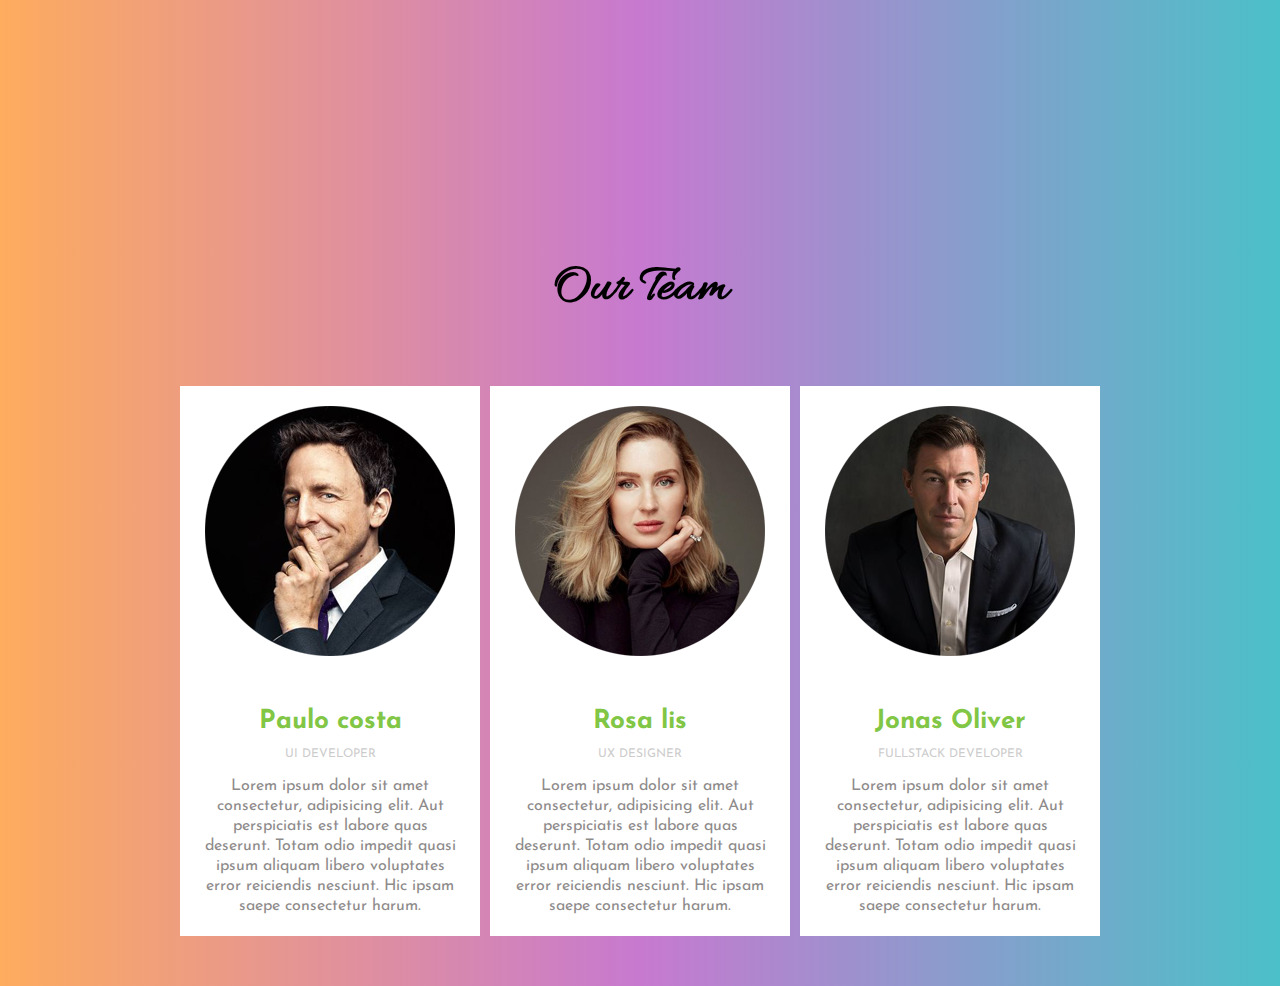
<file: Project-2 Our Team/index.html>
<!DOCTYPE html>
<html lang="en">
<head>
    <meta charset="UTF-8">
    <meta http-equiv="X-UA-Compatible" content="IE=edge">
    <meta name="viewport" content="width=device-width, initial-scale=1.0">
    <link rel="stylesheet" href="style.css">
    <title>Our Team Section</title>
</head>
<body>

    <div class="wrapper">
        <h1>Our Team</h1>

        <div class="team">
            <div class="team_member">
                <div class="team_img">
                    <img src="paulo_costa.png" alt="Paulo costa">
                </div>
                <h3>Paulo costa</h3>
                <p class="role">UI Developer</p>
                <p>Lorem ipsum dolor sit amet consectetur, adipisicing elit.
                     Aut perspiciatis est labore quas deserunt. Totam odio impedit quasi ipsum
                     aliquam libero voluptates error reiciendis nesciunt. Hic ipsam saepe
                     consectetur harum.</p>
            </div>
            <div class="team_member">
                <div class="team_img">
                    <img src="rosa_lis.png" alt="Rosa lis">
                </div>
                <h3>Rosa lis</h3>
                <p class="role">Ux Designer</p>
                <p>Lorem ipsum dolor sit amet consectetur, adipisicing elit.
                     Aut perspiciatis est labore quas deserunt. Totam odio impedit quasi ipsum
                     aliquam libero voluptates error reiciendis nesciunt. Hic ipsam saepe
                     consectetur harum.</p>
            </div>
            <div class="team_member">
                <div class="team_img">
                    <img src="jonas_oliver.png" alt="Jonas Oliver">
                </div>
                <h3>Jonas Oliver</h3>
                <p class="role">Fullstack Developer</p>
                <p>Lorem ipsum dolor sit amet consectetur, adipisicing elit.
                     Aut perspiciatis est labore quas deserunt. Totam odio impedit quasi ipsum
                     aliquam libero voluptates error reiciendis nesciunt. Hic ipsam saepe
                     consectetur harum.</p>
            </div>
        </div>
    </div>
    
</body>
</html>
</file>
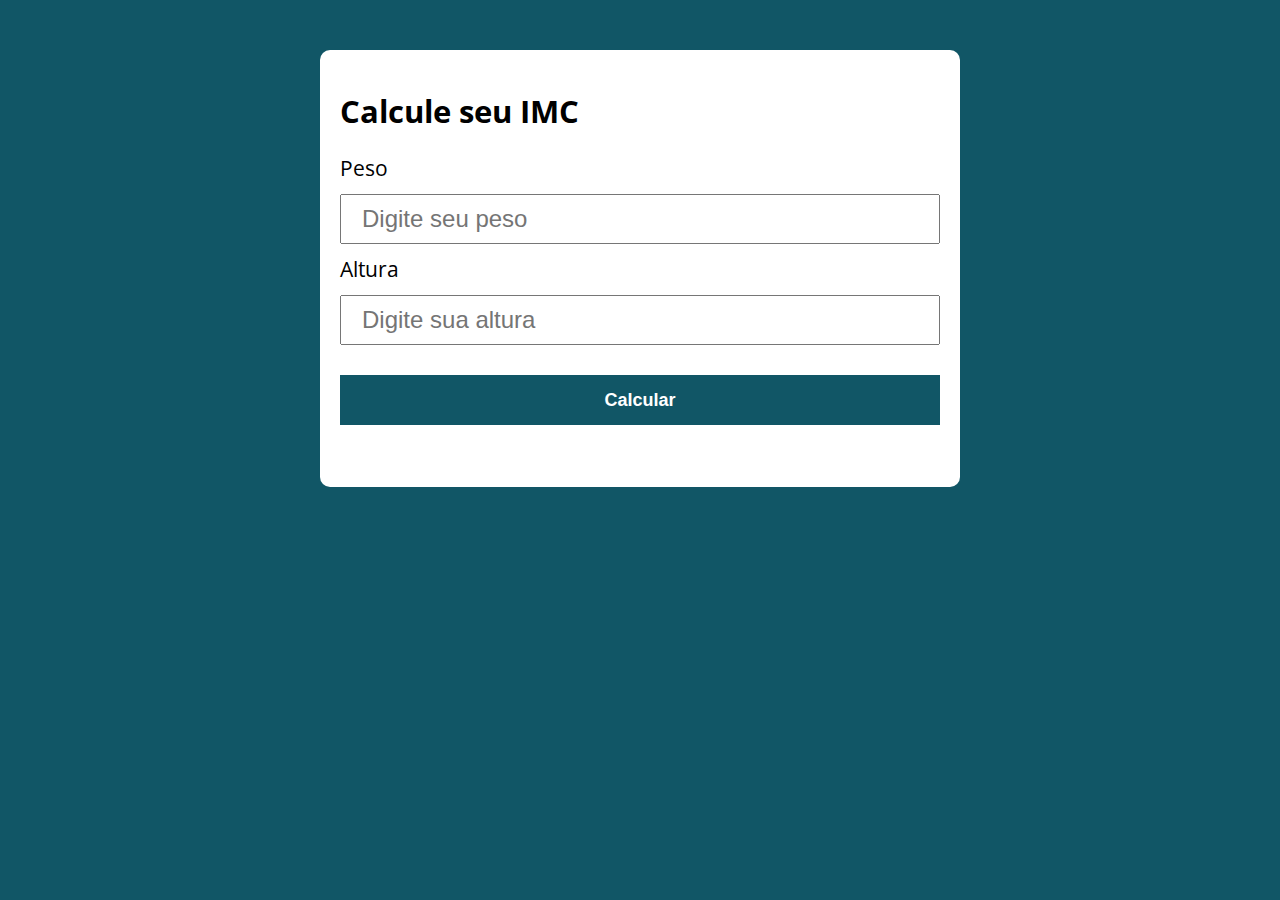
<file: Project-4 Calc-Imc/index.html>
<!DOCTYPE html>
<html lang="pt-BR">

<head>
  <meta charset="UTF-8">
  <meta name="viewport" content="width=device-width, initial-scale=1.0">
  <meta http-equiv="X-UA-Compatible" content="ie=edge">
  <title>Modelo</title>
  <link rel="stylesheet" href="./assets/css/style.css">
  <style>
    #resultado {
      margin-left: 120px;
      color: rgb(0, 26, 255);
    }
  </style>
</head>

<body>

  <section class="container">
    <h2>Calcule seu IMC</h2>
    <form action="" id="formulario">
      <label for="peso">Peso</label>
      <input type="text" id="peso" placeholder="Digite seu peso">

      <label for="altura">Altura</label>
      <input type="text" id="altura" placeholder="Digite sua altura">

      <button type="submit">Calcular</button>
    </form>
    <span id="resultado"></span>
  </section>

  <script src="./assets/js/main.js"></script>
</body>

</html>
</file>
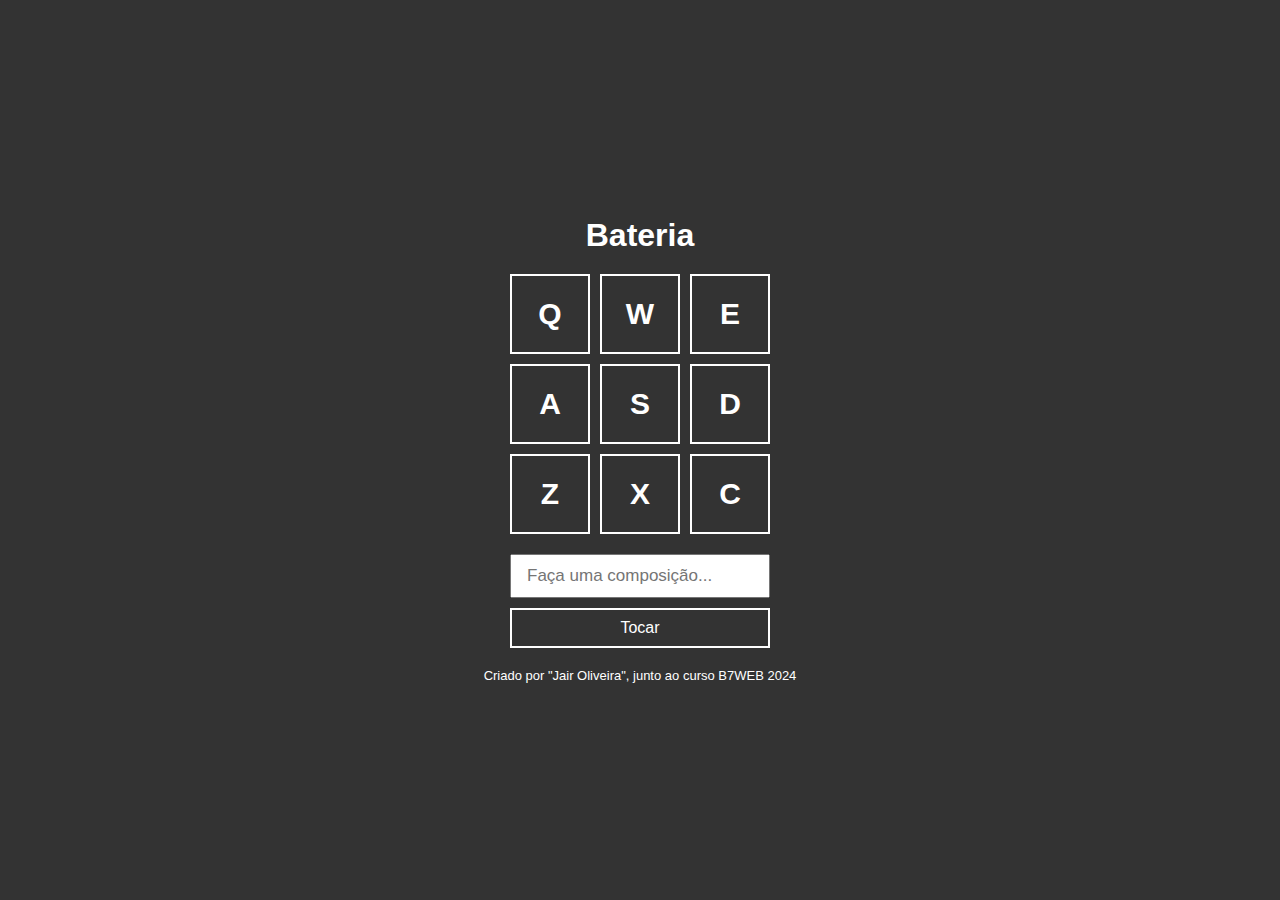
<file: project-6-Bateria/index.html>
<!DOCTYPE html>
<html lang="pt">
  <head>
    <meta charset="UTF-8" />
    <meta http-equiv="X-UA-Compatible" content="IE=edge" />
    <meta name="viewport" content="width=device-width, initial-scale=1.0" />
    <title>Bateria</title>
    <link rel="stylesheet" href="assets/style/style.css" />
  </head>
  <body>
    <h1>Bateria</h1>

    <div class="keys">
      <div data-key="keyq" class="key">Q</div>
      <div data-key="keyw" class="key">W</div>
      <div data-key="keye" class="key">E</div>

      <div data-key="keya" class="key">A</div>
      <div data-key="keys" class="key">S</div>
      <div data-key="keyd" class="key">D</div>

      <div data-key="keyz" class="key">Z</div>
      <div data-key="keyx" class="key">X</div>
      <div data-key="keyc" class="key">C</div>
    </div>
    <div class="composer">
      <input type="text" id="input" placeholder="Faça uma composição..." />
      <button>Tocar</button>
    </div>

    <footer>Criado por "Jair Oliveira", junto ao curso B7WEB 2024</footer>

    <audio id="s_keyq" src="assets/sounds/keyq.wav"></audio>
    <audio id="s_keyw" src="assets/sounds/keyw.wav"></audio>
    <audio id="s_keye" src="assets/sounds/keye.wav"></audio>
    <audio id="s_keya" src="assets/sounds/keya.wav"></audio>
    <audio id="s_keys" src="assets/sounds/keys.wav"></audio>
    <audio id="s_keyd" src="assets/sounds/keyd.wav"></audio>
    <audio id="s_keyz" src="assets/sounds/keyz.wav"></audio>
    <audio id="s_keyx" src="assets/sounds/keyx.wav"></audio>
    <audio id="s_keyc" src="assets/sounds/keyc.wav"></audio>

    <script src="assets/javascript/script.js"></script>
  </body>
</html>
</file>
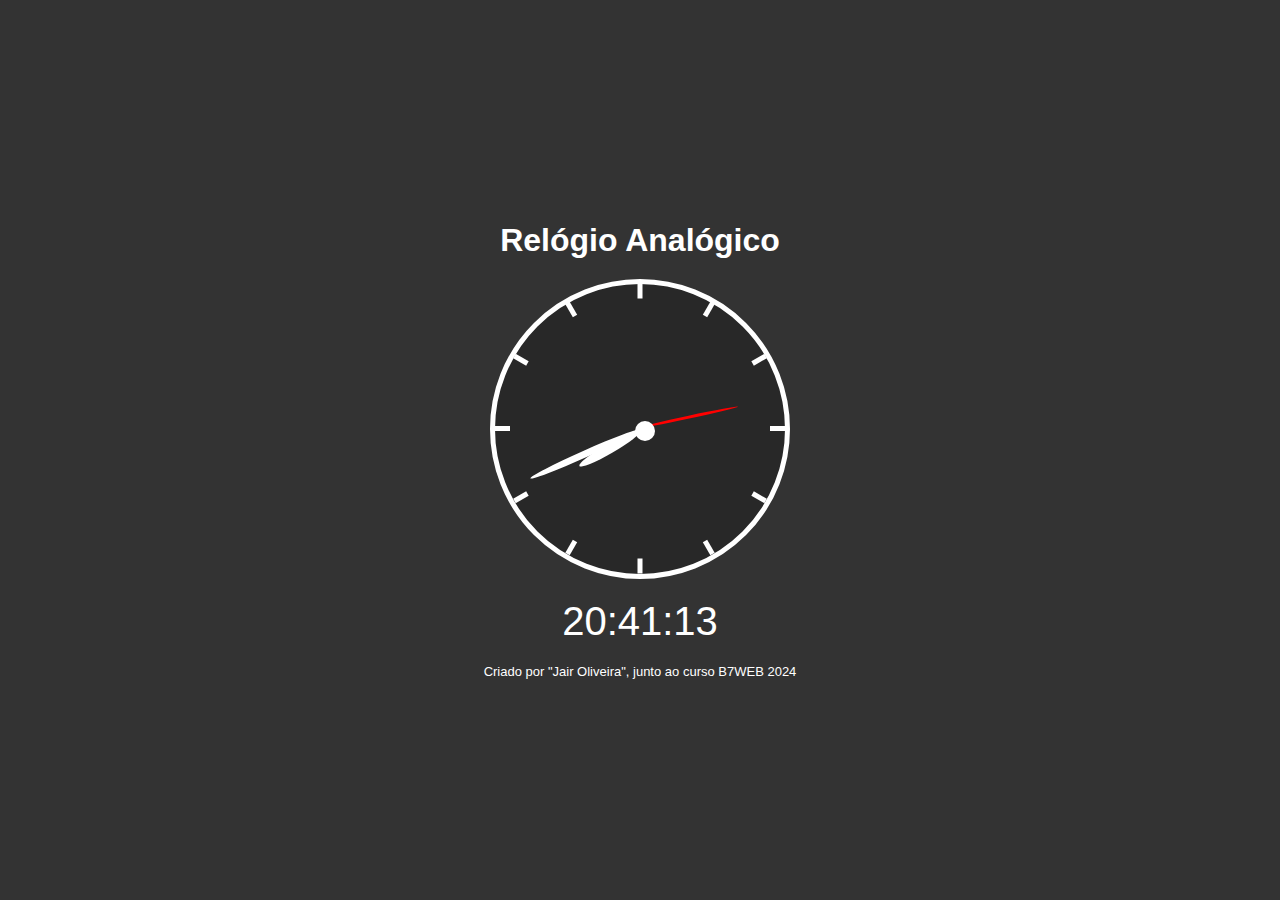
<file: project-7 Relogio/index.html>
<!DOCTYPE html>
<html lang="pt">
  <head>
    <meta charset="UTF-8" />
    <meta http-equiv="X-UA-Compatible" content="IE=edge" />
    <meta name="viewport" content="width=device-width, initial-scale=1.0" />
    <title>Relógio Analógico</title>
    <link rel="stylesheet" href="assets/style/style.css" />
  </head>
  <body>
    <h1>Relógio Analógico</h1>

    <div class="relogio">
      <div class="riscos">
        <div class="risco" style="transform: rotate(0deg)">
          <div class="ponto"></div>
        </div>
        <div class="risco" style="transform: rotate(30deg)">
          <div class="ponto"></div>
        </div>
        <div class="risco" style="transform: rotate(60deg)">
          <div class="ponto"></div>
        </div>
        <div class="risco" style="transform: rotate(90deg)">
          <div class="ponto"></div>
        </div>
        <div class="risco" style="transform: rotate(120deg)">
          <div class="ponto"></div>
        </div>
        <div class="risco" style="transform: rotate(150deg)">
          <div class="ponto"></div>
        </div>
        <div class="risco" style="transform: rotate(180deg)">
          <div class="ponto"></div>
        </div>
        <div class="risco" style="transform: rotate(210deg)">
          <div class="ponto"></div>
        </div>
        <div class="risco" style="transform: rotate(240deg)">
          <div class="ponto"></div>
        </div>
        <div class="risco" style="transform: rotate(270deg)">
          <div class="ponto"></div>
        </div>
        <div class="risco" style="transform: rotate(300deg)">
          <div class="ponto"></div>
        </div>
        <div class="risco" style="transform: rotate(330deg)">
          <div class="ponto"></div>
        </div>
      </div>
      <div class="ponteiros">
        <div class="p p_s"></div>
        <div class="p p_m"></div>
        <div class="p p_h"></div>
        <div class="encaixe"></div>
      </div>
    </div>
    <div class="digital">--:--:--</div>

    <footer>Criado por "Jair Oliveira", junto ao curso B7WEB 2024</footer>

    <script src="assets/javascript/script.js"></script>
  </body>
</html>
</file>
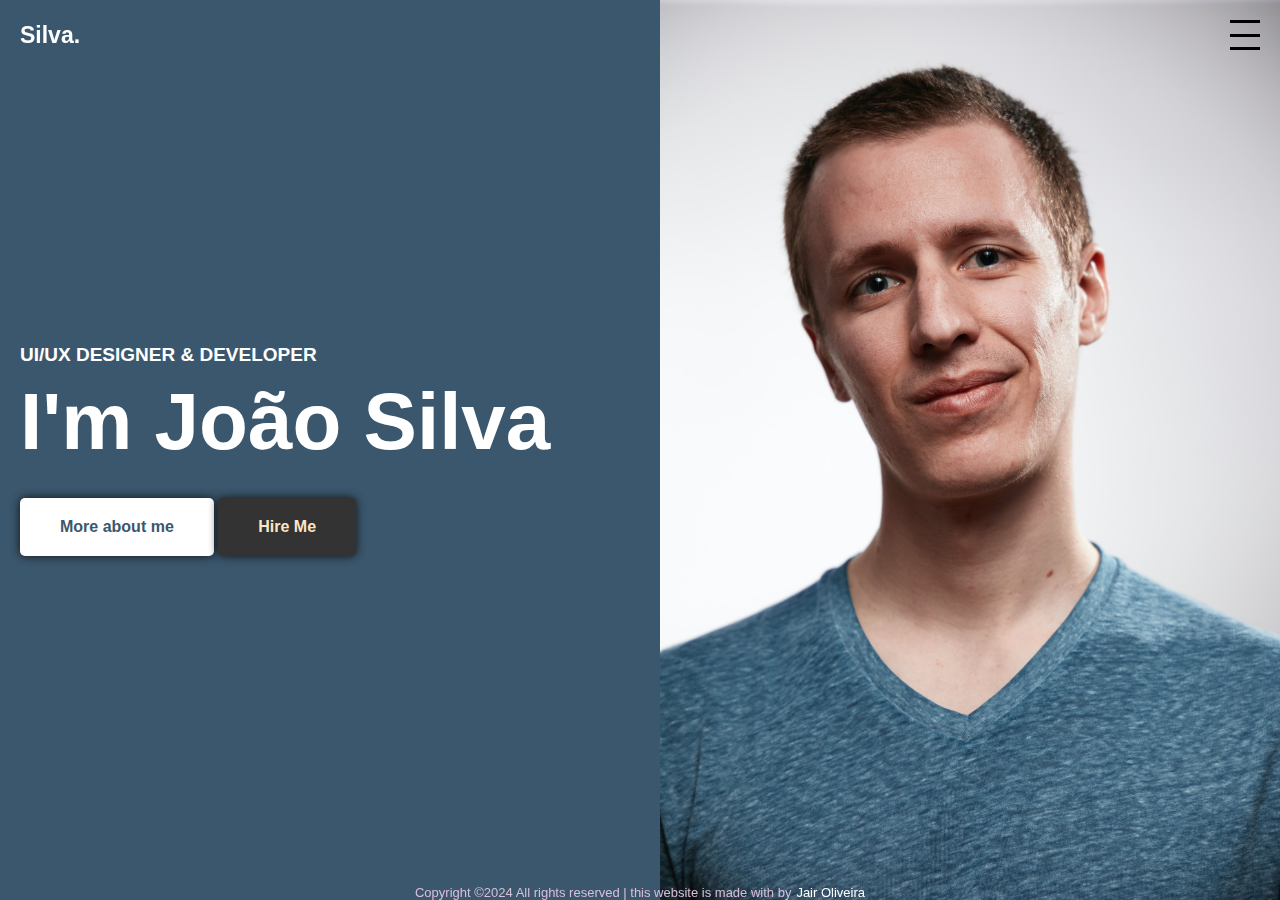
<file: Project_5_portfolio/index.html>
<!DOCTYPE html>
<html lang="en">
  <head>
    <meta charset="UTF-8" />
    <meta name="viewport" content="width=device-width, initial-scale=1.0" />
    <link rel="stylesheet" href="assets/styles/style.css" />
    <title>João Silva</title>
  </head>
  <body>
    <header>
      <div class="logo">Silva.</div>
      <div class="menu">
        <div class="menu-line"></div>
        <div class="menu-line"></div>
        <div class="menu-line"></div>
      </div>
    </header>
    <section class="container">
      <div class="leftside">
        <div class="info">
          <div class="profession">UI/UX Designer & Developer</div>
          <div class="name">I'm João Silva</div>
          <div class="buttons">
            <a href="">More about me</a>
            <a class="light" href="">Hire Me</a>
          </div>
        </div>
      </div>
      <div class="rightside"></div>
    </section>
    <footer>
      <div class="copyright">
        Copyright ©2024 All rights reserved | this website is made with by
        <a href="mailto:jair.correa.oliveira@gmail.com">Jair Oliveira</a>
      </div>
    </footer>
  </body>
</html>
</file>
<file: Project-2 Our Team/style.css>
@import url('https://fonts.googleapis.com/css?family=Allura|Josefin+Sans');

*{
    margin: 0;
    padding: 0;
    box-sizing: border-box;
}

body{
    background: linear-gradient(to right, #feac5e, #c779d0, #4bc0c8);
    font-family: 'Josefin Sans', sans-serif;  
}

.wrapper{
    margin-top: 20%;
}

.wrapper h1{
    font-family: 'Allura', cursive;
    font-size: 52px;
    margin-bottom: 60px;
    text-align: center;
}

.team{
    display: flex;
    flex-wrap: wrap;
    text-align: center;
    width: auto;
    justify-content: center;
}

.team .team_member{
    background: #fff;
    margin: 5px;
    margin-bottom: 50px;
    width: 300px;
    padding: 20px;
    line-height: 20px;
    color: #8e8b8b;
    position: relative;
}

.team .team_member h3{
    color: #81c644;
    font-size: 26px;
    margin-top: 50px;
}

.team .team_member p.role{
    color: #ccc;
    font-size: 12px;
    text-transform: uppercase;
    margin: 12px;
}
</file>
<file: Project-4 Calc-Imc/assets/css/style.css>
@import url('https://fonts.googleapis.com/css?family=Open+Sans:400,700&display=swap');
:root {
  --primary-color: rgb(17, 86, 102);
  --primary-color-darker: rgb(9, 48, 56);
}

* {
  box-sizing: border-box;
  outline: 0;
}

body {
  margin: 0;
  padding: 0;
  background: var(--primary-color);
  font-family: 'Open sans', sans-serif;
  font-size: 1.3em;
  line-height: 1.5em;
}

.container {
  max-width: 640px;
  margin: 50px auto;
  background: #fff;
  padding: 20px;
  border-radius: 10px;
}

form input, form label, form button {
  display: block;
  width: 100%;
  margin-bottom: 10px;
}

form input {
  font-size: 24px;
  height: 50px;
  padding: 0 20px;
}

form input:focus {
  outline: 1px solid var(--primary-color);
}

form button {
  border: none;
  background: var(--primary-color);
  color: #fff;
  font-size: 18px;
  font-weight: 700;
  height: 50px;
  cursor: pointer;
  margin-top: 30px;
}

form button:hover {
  background: var(--primary-color-darker);
}
</file>
<file: project-6-Bateria/assets/style/style.css>
* {
    margin: 0;
    padding: 0;
    box-sizing: border-box;
}
body {
    display: flex;
    min-height: 100vh;
    justify-content: center;
    align-items: center;
    flex-direction: column;
    background-color: #333;
    font-family: Arial, Helvetica, sans-serif;
}

h1 {
    color: #FFF;
    margin-bottom: 20px;
}
.keys {
    display: grid;
    grid-template-columns: repeat(3, 1fr);
    gap: 10px;
}
.key {
    width: 80px;
    height: 80px;
    border: 2px solid #FFF;
    color: #FFF;
    display: flex;
    justify-content: center;
    align-items: center;
    font-size: 30px;
    font-weight: bold;
}
.key.active {
    border: 2px solid #FF0;
    color: #FF0;
}

.composer {
    width: 260px;
    margin-top: 20px;
}
.composer #input {
    width: 100%;
    outline: none;
    font-size: 17px;
    padding: 10px 15px;
}
.composer button {
    width: 100%;
    height: 40px;
    background: none;
    border: 2px solid #FFF;
    color: #FFF;
    font-size: 16px;
    margin-top: 10px;
    cursor: pointer;
}
.composer button:hover {
    background-color: rgba(0, 0, 0, 0.2);
}

footer {
    margin-top: 20px;
    color: #FFF;
    font-size: 13px;
}
</file>
<file: project-7 Relogio/assets/style/style.css>
* {
  margin: 0;
  padding: 0;
  box-sizing: border-box;
}

body {
  display: flex;
  min-height: 100vh;
  justify-content: center;
  align-items: center;
  flex-direction: column;
  background-color: #333;
  font-family: Arial, Helvetica, sans-serif;
}

h1 {
  color: #fff;
  margin-bottom: 20px;
}

.relogio {
  width: 300px;
  height: 300px;
  border: 5px solid #fff;
  border-radius: 50%;
  background-color: rgba(0, 0, 0, 0.2);
}

.riscos {
  width: 100%;
  height: 100%;
  padding-left: 50%;
  padding-top: 50%;
  margin-top: -3px;
}
.risco {
  width: 145px;
  height: 5px;
  position: absolute;
  transform-origin: left;
  display: flex;
  justify-content: flex-end;
}
.risco .ponto {
  width: 15px;
  height: 100%;
  background-color: #fff;
}

.ponteiros {
  width: 100%;
  height: 100%;
  padding-left: 50%;
  padding-top: 50%;
  margin-top: -100%;
}
.p {
  transform-origin: left;
  transform: rotate(0deg);
  border-radius: 50%;
  position: absolute;
}

.p_s {
  width: 100px;
  height: 3px;
  background-color: #f00;
}
.p_m {
  width: 120px;
  height: 7px;
  background-color: #fff;
}
.p_h {
  width: 70px;
  height: 10px;
  background-color: #fff;
}
.encaixe {
  width: 20px;
  height: 20px;
  background-color: #fff;
  border-radius: 50%;
  position: absolute;
  margin-top: -5px;
  margin-left: -5px;
}
.digital {
  color: #fff;
  font-size: 40px;
  margin-top: 20px;
}

footer {
  margin-top: 20px;
  color: #fff;
  font-size: 13px;
}
.colorIcon {
  color: #f00;
  background-color: #fff;
}
</file>
<file: Project_5_portfolio/assets/styles/style.css>
body {
  margin: 0;
  font-family: Arial, Helvetica, sans-serif;
}

header {
  display: flex;
  justify-content: space-between;
  align-items: center;
  padding: 20px;
  position: fixed;
  left: 0;
  right: 0;
  top: 0;
}

header .logo {
  font-size: 23px;
  font-weight: bold;
  color: white;
}
header .menu {
  width: 30px;
  height: 30px;
  display: flex;
  flex-direction: column;
  justify-content: space-between;
}

header .menu-line {
  height: 3px;
  background-color: #000;
}

.container {
  display: flex;
  height: 100vh;
}

.container .leftside {
  flex: 1;
  background-color: #3b576d;
  display: flex;
  align-items: center;
  padding: 0 20px;
}

.container .rightside {
  flex: 1;
  background-color: #d4d4d6;
  background-image: url("../images/hero.jpg");
  background-size: 100% auto;
  background-position: center top;
  background-repeat: no-repeat;
}

.container .info {
  color: #fff;
}
.container .info .profession {
  font-weight: bold;
  text-transform: uppercase;
  font-size: 19px;
}
.container .info .name {
  font-weight: bold;
  font-size: 80px;
  margin-top: 10px;
  margin-bottom: 30px;
}

.container .info .buttons a {
  display: inline-block;
  background-color: #fff;
  color: #3b576d;
  padding: 20px 40px;
  font-size: 16px;
  text-decoration: none;
  font-weight: bold;
  box-shadow: 0px 0px 10px #111;
  border-radius: 5px;
}
.container .info .buttons a.light {
  color: bisque;
  background-color: #333;
}

footer {
  position: fixed;
  left: 0;
  right: 0;
  bottom: 0;
  font-size: 13px;
}
footer .copyright {
  display: flex;
  justify-content: center;
  color: thistle;
}
footer .copyright a {
  color: white;
  text-decoration: none;
  margin-left: 5px;
}
/*
@media only screen and (max-width: 1099px) {
  .container .leftside {
    flex: 1;
    background-color: #3b576d;
    display: flex;
    align-items: center;
    padding: 0 16px;
  }

  .container .rightside {
    flex: 1;
    background-color: #d4d4d6;
    background-image: url("../images/hero.jpg");
    background-size: 100% auto;
    background-position: center top;
    background-repeat: no-repeat;
  }
  .container .info .profession {
    font-weight: bold;
    text-transform: uppercase;
    font-size: 19px;
  }
  .container .info .name {
    font-weight: bold;
    font-size: 60px;
    margin-top: 10px;
    margin-bottom: 20px;
  }
  .container .info .buttons a {
    display: inline-block;
    background-color: #fff;
    color: #3b576d;
    padding: 10px 20px;
    font-size: 16px;
    text-decoration: none;
    font-weight: bold;
    box-shadow: 0px 0px 10px #333;
    border-radius: 5px;
    margin-right: 5px;
  }
}
*/
</file>
